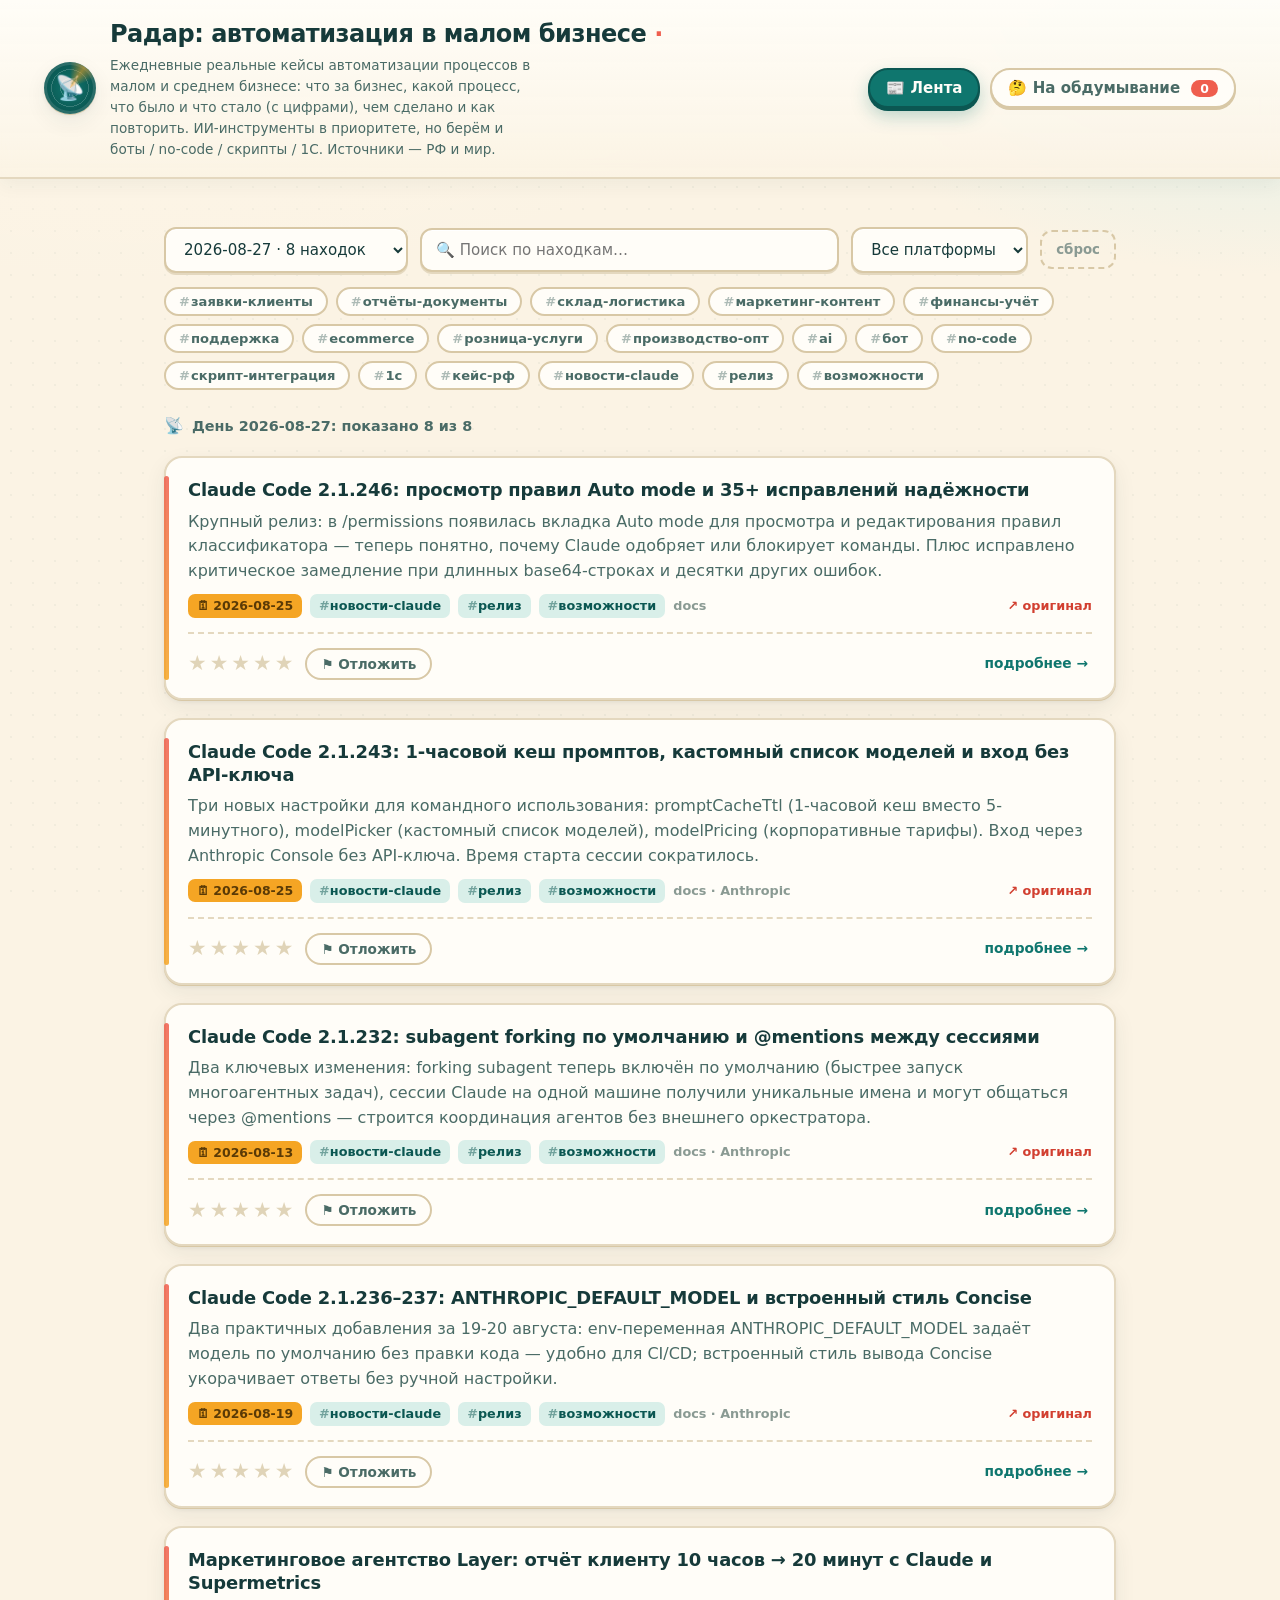
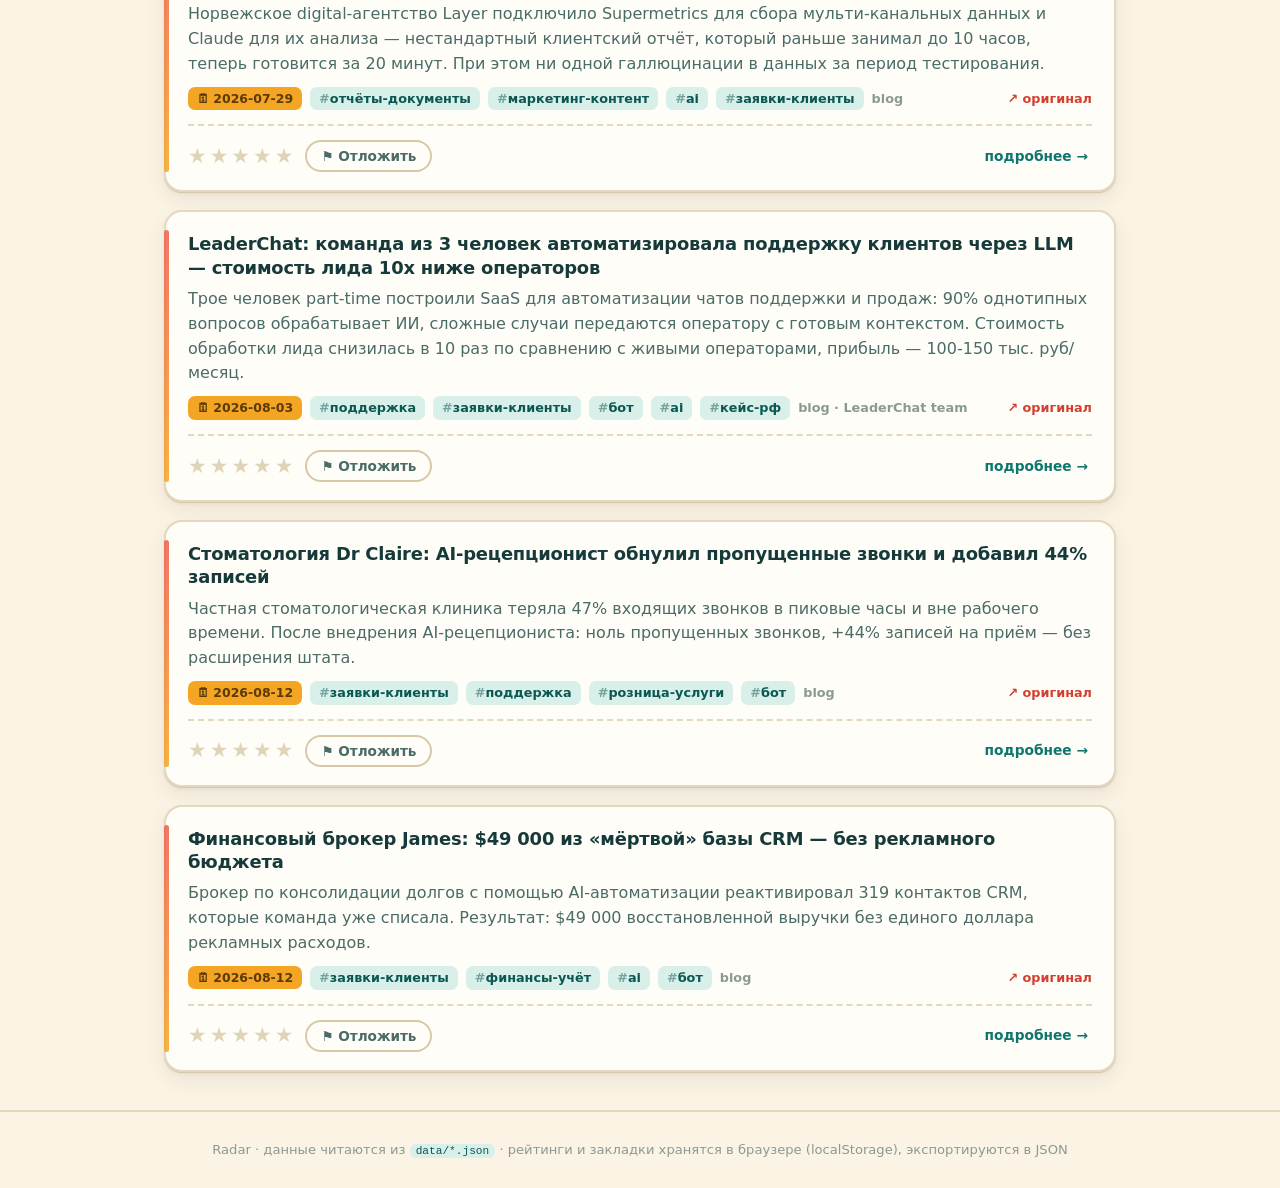
<file: index.html>
<!DOCTYPE html>
<html lang="ru">
<head>
  <meta charset="UTF-8" />
  <meta name="viewport" content="width=device-width, initial-scale=1.0" />
  <!-- Деплой-обёртка для GitHub Pages: сайт обслуживается из корня репозитория,
       поэтому data-root пустой (manifest.json и radars/ лежат рядом в корне).
       CSS/JS переиспользуются из engine/site/ — единственный источник правды. -->
  <meta name="data-root" content="" />
  <meta http-equiv="Cache-Control" content="no-cache, no-store, must-revalidate" />
  <meta http-equiv="Pragma" content="no-cache" />
  <title>Radar — находки</title>
  <link rel="stylesheet" href="engine/site/style.css?v=11" />
  <link rel="icon" href="data:image/svg+xml,<svg xmlns='http://www.w3.org/2000/svg' viewBox='0 0 100 100'><text y='.9em' font-size='90'>📡</text></svg>" />
</head>
<body>
  <header class="topbar">
    <div class="brand">
      <span class="logo">📡</span>
      <div>
        <h1 id="radar-title">Radar</h1>
        <p id="radar-desc" class="muted"></p>
      </div>
    </div>
    <nav class="tabs">
      <button class="tab active" data-view="feed">📰 Лента</button>
      <button class="tab" data-view="think">🤔 На обдумывание <span id="think-count" class="pill">0</span></button>
    </nav>
  </header>

  <!-- ЛЕНТА -->
  <main id="view-feed" class="view">
    <div class="controls">
      <select id="day-select" aria-label="День"></select>
      <input id="search" type="search" placeholder="🔍 Поиск по находкам…" />
      <select id="platform-select" aria-label="Платформа">
        <option value="">Все платформы</option>
      </select>
      <button id="reset-filters" class="ghost" title="Сбросить фильтры">сброс</button>
    </div>
    <div id="tagbar" class="tagbar"></div>
    <p id="feed-summary" class="muted summary"></p>
    <div id="cards" class="cards"></div>
  </main>

  <!-- НА ОБДУМЫВАНИЕ -->
  <main id="view-think" class="view hidden">
    <div class="controls">
      <p class="muted summary" id="think-summary"></p>
      <button id="export-btn" class="primary">⬇ Экспорт (ratings + saved)</button>
    </div>
    <div id="think-board"></div>
  </main>

  <!-- DRILL-DOWN модалка -->
  <div id="modal" class="modal hidden" role="dialog" aria-modal="true">
    <div class="modal-card">
      <button id="modal-close" class="modal-close" aria-label="Закрыть">✕</button>
      <div id="modal-body"></div>
    </div>
  </div>

  <footer class="foot muted">
    Radar · данные читаются из <code>data/*.json</code> · рейтинги и закладки хранятся в браузере (localStorage), экспортируются в JSON
  </footer>

  <script src="engine/site/app.js?v=11"></script>
</body>
</html>
</file>
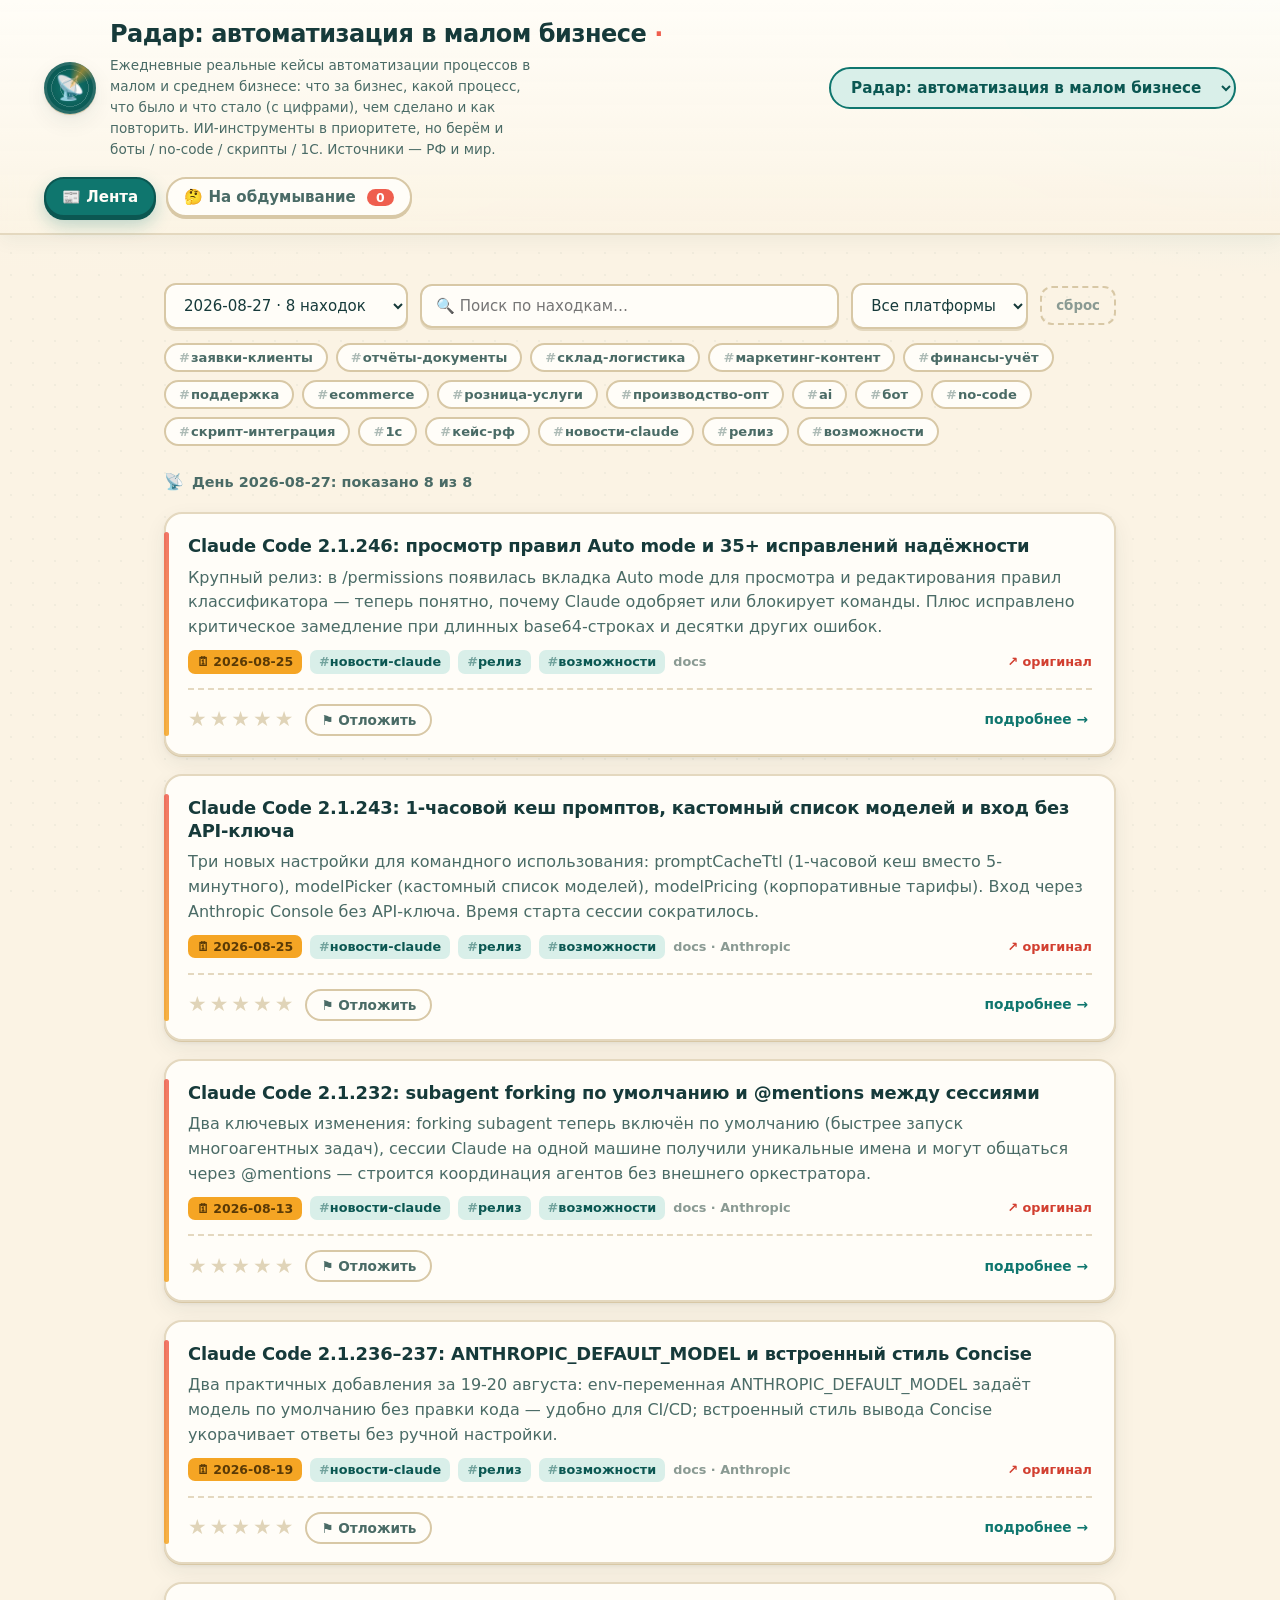
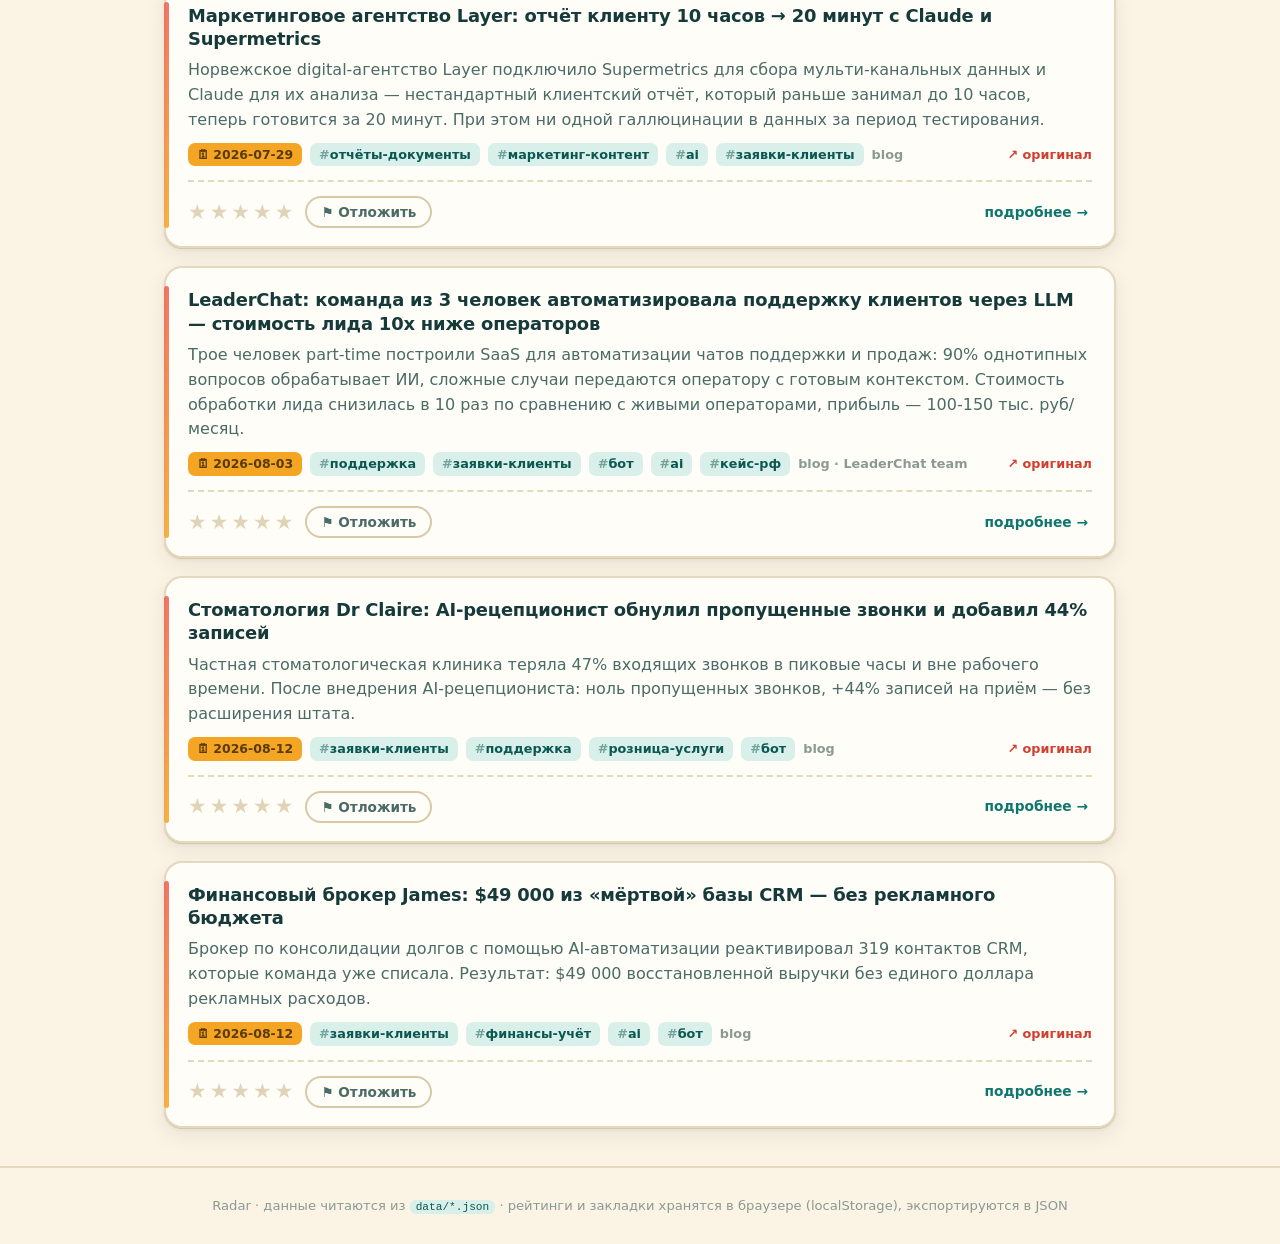
<file: engine/site/index.html>
<!DOCTYPE html>
<html lang="ru">
<head>
  <meta charset="UTF-8" />
  <meta name="viewport" content="width=device-width, initial-scale=1.0" />
  <!-- Корень данных относительно этого index.html.
       Локально сайт открывают по .../engine/site/index.html, данные лежат на 2 уровня выше → "../../".
       При деплое (Этап 4) сайт обычно кладут в корень → поставить "" (см. README сайта). -->
  <meta name="data-root" content="../../" />
  <!-- анти-кэш: меняй ?v=N при правках стилей/скрипта, чтобы браузер взял свежие -->
  <meta http-equiv="Cache-Control" content="no-cache, no-store, must-revalidate" />
  <meta http-equiv="Pragma" content="no-cache" />
  <title>Radar — находки</title>
  <link rel="stylesheet" href="style.css?v=11" />
  <link rel="icon" href="data:image/svg+xml,<svg xmlns='http://www.w3.org/2000/svg' viewBox='0 0 100 100'><text y='.9em' font-size='90'>📡</text></svg>" />
</head>
<body>
  <header class="topbar">
    <div class="brand">
      <span class="logo">📡</span>
      <div>
        <h1 id="radar-title">Radar</h1>
        <p id="radar-desc" class="muted"></p>
      </div>
    </div>
    <select id="radar-select" class="radar-select" aria-label="Тема радара" title="Переключить тему радара"></select>
    <nav class="tabs">
      <button class="tab active" data-view="feed">📰 Лента</button>
      <button class="tab" data-view="think">🤔 На обдумывание <span id="think-count" class="pill">0</span></button>
    </nav>
  </header>

  <!-- ЛЕНТА -->
  <main id="view-feed" class="view">
    <div class="controls">
      <select id="day-select" aria-label="День"></select>
      <input id="search" type="search" placeholder="🔍 Поиск по находкам…" />
      <select id="platform-select" aria-label="Платформа">
        <option value="">Все платформы</option>
      </select>
      <button id="reset-filters" class="ghost" title="Сбросить фильтры">сброс</button>
    </div>
    <div id="tagbar" class="tagbar"></div>
    <p id="feed-summary" class="muted summary"></p>
    <div id="cards" class="cards"></div>
  </main>

  <!-- НА ОБДУМЫВАНИЕ -->
  <main id="view-think" class="view hidden">
    <div class="controls">
      <p class="muted summary" id="think-summary"></p>
      <button id="export-btn" class="primary">⬇ Экспорт (ratings + saved)</button>
    </div>
    <div id="think-board"></div>
  </main>

  <!-- DRILL-DOWN модалка -->
  <div id="modal" class="modal hidden" role="dialog" aria-modal="true">
    <div class="modal-card">
      <button id="modal-close" class="modal-close" aria-label="Закрыть">✕</button>
      <div id="modal-body"></div>
    </div>
  </div>

  <footer class="foot muted">
    Radar · данные читаются из <code>data/*.json</code> · рейтинги и закладки хранятся в браузере (localStorage), экспортируются в JSON
  </footer>

  <script src="app.js?v=11"></script>
</body>
</html>
</file>
<file: engine/site/style.css>
/* ============================================================================
   RADAR — «Радиостанция открытий»
   Тёплая ретро-футуристичная панель управления: кремовая бумага, глубокий тиил,
   коралловый акцент, живой «радарный луч». Дружелюбно детям, чисто для взрослых.
   Чистая статика, только системные шрифты, без сети. Хуки из index.html не трогаем.
   ========================================================================== */

:root {
  /* палитра: тёплая бумага + глубокий тиил + коралл + янтарь */
  --paper:      #fbf3e4;   /* фон-бумага */
  --paper-2:    #f4e8d2;   /* тёплая тень бумаги */
  --card:       #fffdf8;   /* карточка чуть светлее бумаги */
  --ink:        #163a3a;   /* глубокий тиил — основной текст */
  --ink-soft:   #4a6b66;   /* приглушённый тиил */
  --muted:      #8a9a93;   /* серо-зелёный muted */
  --line:       #e4d8bf;   /* тёплая линия */
  --line-2:     #d8c8a6;
  --brand:      #0f766e;   /* насыщенный тиил-бренд */
  --brand-deep: #0b5752;
  --brand-soft: #d9efe9;   /* мятная подложка */
  --coral:      #ef5e4e;   /* коралловый акцент */
  --coral-deep: #d23f30;
  --amber:      #f5a524;   /* янтарь — звёзды/рейтинг */
  --amber-deep: #d98612;
  --good:       #2f9e6f;   /* зелёный — отложено */

  --radius:   18px;
  --radius-s: 12px;
  --radius-pill: 999px;

  /* тактильные тени — «бумага лежит на столе» */
  --lift-1: 0 1px 0 var(--line-2), 0 2px 4px rgba(22,58,58,.06), 0 8px 22px rgba(22,58,58,.07);
  --lift-2: 0 1px 0 var(--line-2), 0 6px 10px rgba(22,58,58,.10), 0 18px 40px rgba(22,58,58,.13);
  --press:  inset 0 2px 5px rgba(22,58,58,.18);

  --ff-body: ui-rounded, "Segoe UI", "SF Pro Rounded", system-ui, -apple-system, Roboto, "Helvetica Neue", Arial, sans-serif;
  --ff-display: "Segoe UI", system-ui, -apple-system, "SF Pro Display", Roboto, Arial, sans-serif;
}

* { box-sizing: border-box; }
html, body { margin: 0; }

body {
  font-family: var(--ff-body);
  color: var(--ink);
  line-height: 1.55;
  background-color: var(--paper);
  /* атмосфера: мягкие тёплые блики + тонкая «зерновая» сетка-точки */
  background-image:
    radial-gradient(1200px 600px at 12% -8%, #fff7e9 0%, rgba(255,247,233,0) 60%),
    radial-gradient(900px 500px at 100% 0%, var(--brand-soft) 0%, rgba(217,239,233,0) 55%),
    radial-gradient(rgba(22,58,58,.045) 1px, transparent 1.4px);
  background-size: auto, auto, 22px 22px;
  background-attachment: fixed, fixed, fixed;
  -webkit-font-smoothing: antialiased;
}

.muted { color: var(--muted); }
code {
  background: var(--brand-soft);
  color: var(--brand-deep);
  padding: 1px 6px;
  border-radius: 6px;
  font-size: .85em;
  font-family: ui-monospace, "Cascadia Code", "Consolas", monospace;
}
.hidden { display: none !important; }

a { color: var(--brand); }

/* ============================ TOPBAR ===================================== */
.topbar {
  position: sticky; top: 0; z-index: 20;
  background: linear-gradient(180deg, rgba(255,253,248,.96), rgba(251,243,228,.92));
  backdrop-filter: blur(8px);
  border-bottom: 2px solid var(--line);
  padding: 16px clamp(16px, 4vw, 44px);
  display: flex; flex-wrap: wrap; gap: 16px;
  align-items: center; justify-content: space-between;
  box-shadow: 0 6px 18px rgba(22,58,58,.05);
}

.brand { display: flex; gap: 14px; align-items: center; }

/* живой радарный диск вместо плоского эмодзи */
.logo {
  position: relative;
  width: 52px; height: 52px;
  display: grid; place-items: center;
  font-size: 24px;
  border-radius: 50%;
  background:
    radial-gradient(circle at 50% 50%, #0f766e 0%, #0b5752 70%);
  box-shadow: var(--lift-1), inset 0 0 0 3px rgba(255,255,255,.12);
  overflow: hidden;
  flex: none;
}
/* концентрические кольца */
.logo::before {
  content: "";
  position: absolute; inset: 6px;
  border-radius: 50%;
  background:
    repeating-radial-gradient(circle at 50% 50%, rgba(255,255,255,.18) 0 1px, transparent 1px 9px);
}
/* вращающийся луч */
.logo::after {
  content: "";
  position: absolute; inset: 0;
  border-radius: 50%;
  background: conic-gradient(from 0deg, rgba(245,165,36,.0) 0deg, rgba(245,165,36,.55) 35deg, rgba(245,165,36,0) 70deg);
  animation: sweep 4s linear infinite;
}
@keyframes sweep { to { transform: rotate(360deg); } }
@media (prefers-reduced-motion: reduce) { .logo::after { animation: none; } }

.topbar h1 {
  margin: 0;
  font-family: var(--ff-display);
  font-size: 1.5rem; font-weight: 800;
  letter-spacing: -.02em;
  color: var(--ink);
}
.topbar h1::after { content: " ·"; color: var(--coral); }
.topbar p { margin: 2px 0 0; font-size: .85rem; max-width: 50ch; color: var(--ink-soft); }

/* ===================== RADAR (тема) SELECT ============================= */
.radar-select {
  font-family: var(--ff-body);
  font-size: .95rem; font-weight: 700;
  color: var(--brand-deep);
  background: var(--brand-soft);
  border: 2px solid var(--brand);
  border-radius: var(--radius-pill);
  padding: 9px 16px;
  cursor: pointer;
  transition: background .15s, border-color .15s, transform .15s;
  max-width: 42vw;
}
.radar-select:hover { transform: translateY(-1px); background: #cdeae3; }
.radar-select:focus { outline: none; box-shadow: 0 0 0 3px rgba(15,118,110,.22); }

/* ============================ TABS ===================================== */
.tabs { display: flex; gap: 10px; }
.tab {
  font-family: var(--ff-body);
  border: 2px solid var(--line-2);
  background: var(--card);
  color: var(--ink-soft);
  padding: 9px 16px;
  border-radius: var(--radius-pill);
  cursor: pointer; font-size: .94rem; font-weight: 650;
  box-shadow: 0 2px 0 var(--line-2);
  transition: transform .12s ease, box-shadow .12s ease, background .15s, color .15s, border-color .15s;
}
.tab:hover { transform: translateY(-1px); background: var(--brand-soft); color: var(--brand-deep); border-color: var(--brand); }
.tab:active { transform: translateY(1px); box-shadow: none; }
.tab.active {
  background: var(--brand); border-color: var(--brand-deep); color: #fffdf8;
  box-shadow: 0 3px 0 var(--brand-deep), 0 8px 18px rgba(15,118,110,.28);
}
.pill {
  background: rgba(255,255,255,.22);
  border-radius: var(--radius-pill);
  padding: 1px 9px; font-size: .78rem; font-weight: 800;
  margin-left: 6px; display: inline-block; min-width: 20px; text-align: center;
}
.tab:not(.active) .pill { background: var(--coral); color: #fff; }

/* ============================ VIEWS ===================================== */
.view {
  padding: clamp(20px, 4vw, 48px) clamp(16px, 4vw, 44px) 10px;
  max-width: 1040px; margin: 0 auto;
  animation: rise .4s ease both;
}
@keyframes rise { from { opacity: 0; transform: translateY(8px); } to { opacity: 1; transform: none; } }

/* ============================ CONTROLS ================================== */
.controls {
  display: flex; flex-wrap: wrap; gap: 12px; align-items: center; margin-bottom: 14px;
}
.controls select, .controls input {
  font-family: var(--ff-body);
  padding: 11px 14px;
  border: 2px solid var(--line-2);
  border-radius: var(--radius-s);
  background: var(--card);
  font-size: .94rem; color: var(--ink);
  box-shadow: 0 1px 0 #fff inset, 0 2px 0 var(--line);
  transition: border-color .15s, box-shadow .15s;
}
.controls select:focus, .controls input:focus {
  outline: none; border-color: var(--brand);
  box-shadow: 0 0 0 4px var(--brand-soft);
}
#search { flex: 1; min-width: 200px; }

button.ghost {
  font-family: var(--ff-body);
  border: 2px dashed var(--line-2); background: transparent;
  border-radius: var(--radius-s); padding: 10px 14px; cursor: pointer;
  color: var(--muted); font-weight: 600; transition: color .15s, border-color .15s;
}
button.ghost:hover { color: var(--coral-deep); border-color: var(--coral); }

button.primary {
  font-family: var(--ff-body);
  background: var(--coral); color: #fff; border: none;
  border-radius: var(--radius-s); padding: 11px 18px; cursor: pointer;
  font-size: .94rem; font-weight: 700; margin-left: auto;
  box-shadow: 0 3px 0 var(--coral-deep), 0 8px 18px rgba(239,94,78,.3);
  transition: transform .12s ease, box-shadow .12s ease;
}
button.primary:hover { transform: translateY(-1px); }
button.primary:active { transform: translatey(2px); box-shadow: 0 1px 0 var(--coral-deep); }

/* ============================ TAGBAR =================================== */
.tagbar { display: flex; flex-wrap: wrap; gap: 8px; margin-bottom: 18px; }
.tagchip {
  font-family: var(--ff-body);
  border: 2px solid var(--line-2); background: var(--card); color: var(--ink-soft);
  border-radius: var(--radius-pill); padding: 5px 13px; font-size: .82rem; font-weight: 600;
  cursor: pointer; transition: transform .1s ease, background .15s, color .15s, border-color .15s;
}
.tagchip::before { content: "#"; opacity: .45; margin-right: 1px; }
.tagchip:hover { transform: translateY(-1px); border-color: var(--brand); color: var(--brand-deep); }
.tagchip.on {
  background: var(--brand); border-color: var(--brand-deep); color: #fffdf8;
  box-shadow: 0 2px 0 var(--brand-deep);
}
.tagchip.on::before { opacity: .7; }

.summary {
  margin: 6px 0 18px; font-size: .9rem; font-weight: 600; color: var(--ink-soft);
  display: inline-flex; align-items: center; gap: 8px;
}
.summary::before { content: "📡"; font-size: 1rem; }

/* ============================ CARDS =================================== */
.cards { display: grid; gap: 18px; }

.card {
  position: relative;
  background: var(--card);
  border: 2px solid var(--line);
  border-radius: var(--radius);
  box-shadow: var(--lift-1);
  padding: 20px 22px 18px;
  transition: transform .16s cubic-bezier(.2,.7,.3,1.3), box-shadow .16s, border-color .16s;
}
/* коралловый «корешок» слева, как закладка в книге */
.card::before {
  content: "";
  position: absolute; left: -2px; top: 18px; bottom: 18px; width: 5px;
  border-radius: 6px;
  background: linear-gradient(180deg, var(--coral), var(--amber));
  opacity: .85;
}
.card:hover {
  transform: translateY(-3px);
  box-shadow: var(--lift-2);
  border-color: var(--line-2);
}

.card h3 {
  margin: 0 0 8px; font-family: var(--ff-display);
  font-size: 1.12rem; font-weight: 750; letter-spacing: -.01em;
  cursor: pointer; color: var(--ink); line-height: 1.3;
  transition: color .15s;
}
.card h3:hover { color: var(--brand); }
.card .anons { margin: 0 0 10px; color: var(--ink-soft); }
.card .why { margin: 0 0 14px; padding: 8px 10px; background: var(--brand-soft); border-left: 3px solid var(--brand); border-radius: var(--radius-s); font-size: .94rem; }
.card .why strong { color: var(--brand-deep); }

.card .meta { display: flex; flex-wrap: wrap; gap: 8px; align-items: center; font-size: .8rem; }
.tag {
  background: var(--brand-soft); color: var(--brand-deep);
  border-radius: 7px; padding: 2px 9px; font-weight: 650;
}
.tag::before { content: "#"; opacity: .5; }
.date {
  background: var(--amber); color: #5a3a06;
  border-radius: 7px; padding: 2px 9px; font-weight: 700; font-size: .78rem;
  white-space: nowrap;
}
.date .muted { color: #8a6a2a; font-weight: 600; }
.platform { color: var(--muted); font-weight: 600; }
.src { margin-left: auto; }
.src a { color: var(--coral-deep); text-decoration: none; font-weight: 700; }
.src a:hover { text-decoration: underline; text-underline-offset: 2px; }

.card-actions {
  display: flex; gap: 12px; align-items: center;
  margin-top: 14px; padding-top: 14px;
  border-top: 2px dashed var(--line);
}

/* ⭐ рейтинг — тактильные звёзды */
.stars { display: inline-flex; gap: 3px; }
.star {
  cursor: pointer; font-size: 1.3rem; line-height: 1;
  color: #e0d4b8; user-select: none;
  transition: transform .12s ease, color .12s ease;
}
.star:hover { transform: scale(1.25) rotate(-6deg); color: var(--amber); }
.star.on {
  color: var(--amber);
  text-shadow: 0 1px 4px rgba(245,165,36,.5);
  animation: pop .25s ease;
}
@keyframes pop { 0% { transform: scale(.6); } 60% { transform: scale(1.25); } 100% { transform: scale(1); } }

/* ⚑ отложить */
.btn-save {
  font-family: var(--ff-body);
  border: 2px solid var(--line-2); background: var(--card);
  border-radius: var(--radius-pill); padding: 6px 14px; cursor: pointer;
  font-size: .85rem; font-weight: 650; color: var(--ink-soft);
  transition: transform .12s ease, background .15s, color .15s, border-color .15s, box-shadow .15s;
}
.btn-save:hover { transform: translateY(-1px); border-color: var(--good); color: var(--good); }
.btn-save.on {
  background: var(--good); border-color: #257a57; color: #fff;
  box-shadow: 0 2px 0 #257a57;
}

.more { margin-left: auto; }
.btn-more {
  font-family: var(--ff-body);
  border: none; background: none; color: var(--brand); cursor: pointer;
  font-size: .86rem; font-weight: 700; padding: 4px;
}
.btn-more:hover { color: var(--brand-deep); text-decoration: underline; text-underline-offset: 3px; }

/* ============================ THINK BOARD ============================= */
.think-theme { margin-bottom: 30px; }
.think-theme h2 {
  font-family: var(--ff-display);
  font-size: 1.05rem; font-weight: 750; color: var(--ink);
  display: inline-flex; align-items: center; gap: 8px;
  padding-bottom: 8px; margin-bottom: 14px;
  border-bottom: 3px solid var(--amber);
}
.think-theme h2::before { content: "🗂"; }

.think-item {
  background: var(--card); border: 2px solid var(--line);
  border-radius: var(--radius); box-shadow: var(--lift-1);
  padding: 16px 18px; margin-bottom: 14px;
  transition: box-shadow .15s, transform .15s;
}
.think-item:hover { box-shadow: var(--lift-2); transform: translateY(-2px); }
.think-item h4 { margin: 0 0 8px; font-family: var(--ff-display); font-size: 1rem; font-weight: 700; color: var(--ink); }
.think-item .status-row { display: flex; gap: 10px; align-items: center; flex-wrap: wrap; margin: 10px 0; font-size: .85rem; color: var(--muted); }
.think-item .status-row a { color: var(--coral-deep); font-weight: 700; text-decoration: none; }
.think-item .status-row a:hover { text-decoration: underline; }
.think-item select {
  font-family: var(--ff-body);
  padding: 6px 10px; border: 2px solid var(--line-2); border-radius: 9px;
  font-size: .84rem; background: var(--paper); color: var(--ink); font-weight: 600;
}
.think-item textarea {
  width: 100%; border: 2px solid var(--line-2); border-radius: var(--radius-s);
  padding: 11px 13px; font: inherit; font-size: .92rem; color: var(--ink);
  resize: vertical; min-height: 62px; margin-top: 4px; background: var(--paper);
  transition: border-color .15s, box-shadow .15s;
}
.think-item textarea:focus { outline: none; border-color: var(--brand); box-shadow: 0 0 0 4px var(--brand-soft); background: #fff; }
.note-saved { color: var(--good); font-size: .82rem; font-weight: 700; margin-left: 8px; }

.empty {
  text-align: center; color: var(--muted);
  padding: 56px 20px; font-size: 1rem; font-weight: 600;
  background: var(--card); border: 2px dashed var(--line-2);
  border-radius: var(--radius);
}
.empty code { font-weight: 400; }

/* ============================ MODAL =================================== */
.modal {
  position: fixed; inset: 0;
  background: rgba(11,55,52,.5);
  backdrop-filter: blur(4px);
  display: flex; align-items: center; justify-content: center;
  padding: 20px; z-index: 60;
  animation: fade .2s ease both;
}
@keyframes fade { from { opacity: 0; } to { opacity: 1; } }
.modal-card {
  background: var(--card);
  border: 2px solid var(--line-2);
  border-radius: 22px;
  max-width: 660px; width: 100%; max-height: 86vh; overflow: auto;
  padding: 30px 32px; position: relative;
  box-shadow: 0 30px 70px rgba(11,55,52,.4);
  animation: popin .28s cubic-bezier(.2,.8,.3,1.2) both;
}
@keyframes popin { from { opacity: 0; transform: translateY(16px) scale(.97); } to { opacity: 1; transform: none; } }
/* коралловый верхний кант модалки */
.modal-card::before {
  content: ""; position: absolute; left: 0; right: 0; top: 0; height: 6px;
  border-radius: 22px 22px 0 0;
  background: linear-gradient(90deg, var(--coral), var(--amber), var(--brand));
}
.modal-close {
  position: absolute; top: 16px; right: 18px;
  width: 34px; height: 34px; border-radius: 50%;
  border: 2px solid var(--line-2); background: var(--paper);
  font-size: 1rem; cursor: pointer; color: var(--ink-soft);
  transition: transform .12s ease, background .15s, color .15s;
}
.modal-close:hover { transform: rotate(90deg); background: var(--coral); color: #fff; border-color: var(--coral-deep); }
.modal-card h2 { margin-top: 6px; font-family: var(--ff-display); font-weight: 800; letter-spacing: -.01em; color: var(--ink); }
.modal-card p { color: var(--ink-soft); }
.modal-card strong { color: var(--ink); }
.modal-card .rasshifrovka {
  white-space: pre-wrap;
  background: var(--paper); border-left: 4px solid var(--amber);
  border-radius: 0 var(--radius-s) var(--radius-s) 0;
  padding: 12px 16px; color: var(--ink); margin: 6px 0;
}

/* «Весь текст» */
.fulltext-bar { display: flex; gap: 12px; align-items: center; flex-wrap: wrap; margin: 16px 0 4px; }
.btn-fulltext {
  font-family: var(--ff-body);
  background: var(--brand); color: #fffdf8; border: none;
  border-radius: var(--radius-pill); padding: 9px 16px; cursor: pointer;
  font-size: .9rem; font-weight: 700;
  box-shadow: 0 3px 0 var(--brand-deep);
  transition: transform .12s ease;
}
.btn-fulltext:hover { transform: translateY(-1px); }
.btn-fulltext:active { transform: translateY(2px); box-shadow: 0 1px 0 var(--brand-deep); }
.orig-link { color: var(--coral-deep); font-weight: 700; text-decoration: none; }
.orig-link:hover { text-decoration: underline; }
.fulltext-body {
  margin-top: 12px; background: var(--paper); border: 1px solid var(--line);
  border-radius: var(--radius-s); padding: 14px 18px; max-height: 48vh; overflow: auto;
}
.fulltext-body.collapsed { display: none; }
.ft-content h1, .ft-content h2, .ft-content h3 { font-family: var(--ff-display); margin: 12px 0 6px; }
.ft-content p { margin: 8px 0; color: var(--ink); }
.ft-content ul { margin: 8px 0; padding-left: 20px; }
.ft-cmd {
  background: var(--ink); color: #d9efe9; padding: 8px 12px; border-radius: 8px;
  font-family: ui-monospace, "Cascadia Code", Consolas, monospace; font-size: .85rem; overflow-x: auto;
}

/* ============================ FOOTER ================================= */
.foot {
  text-align: center; padding: 28px 20px;
  font-size: .82rem; color: var(--muted);
  border-top: 2px solid var(--line); margin-top: 28px;
}

/* ============================ RESPONSIVE ============================= */
@media (max-width: 560px) {
  .topbar { gap: 12px; }
  .topbar h1 { font-size: 1.3rem; }
  .tabs { width: 100%; }
  .tab { flex: 1; text-align: center; }
  button.primary { margin-left: 0; width: 100%; }
  .src { margin-left: 0; width: 100%; }
}
</file>
